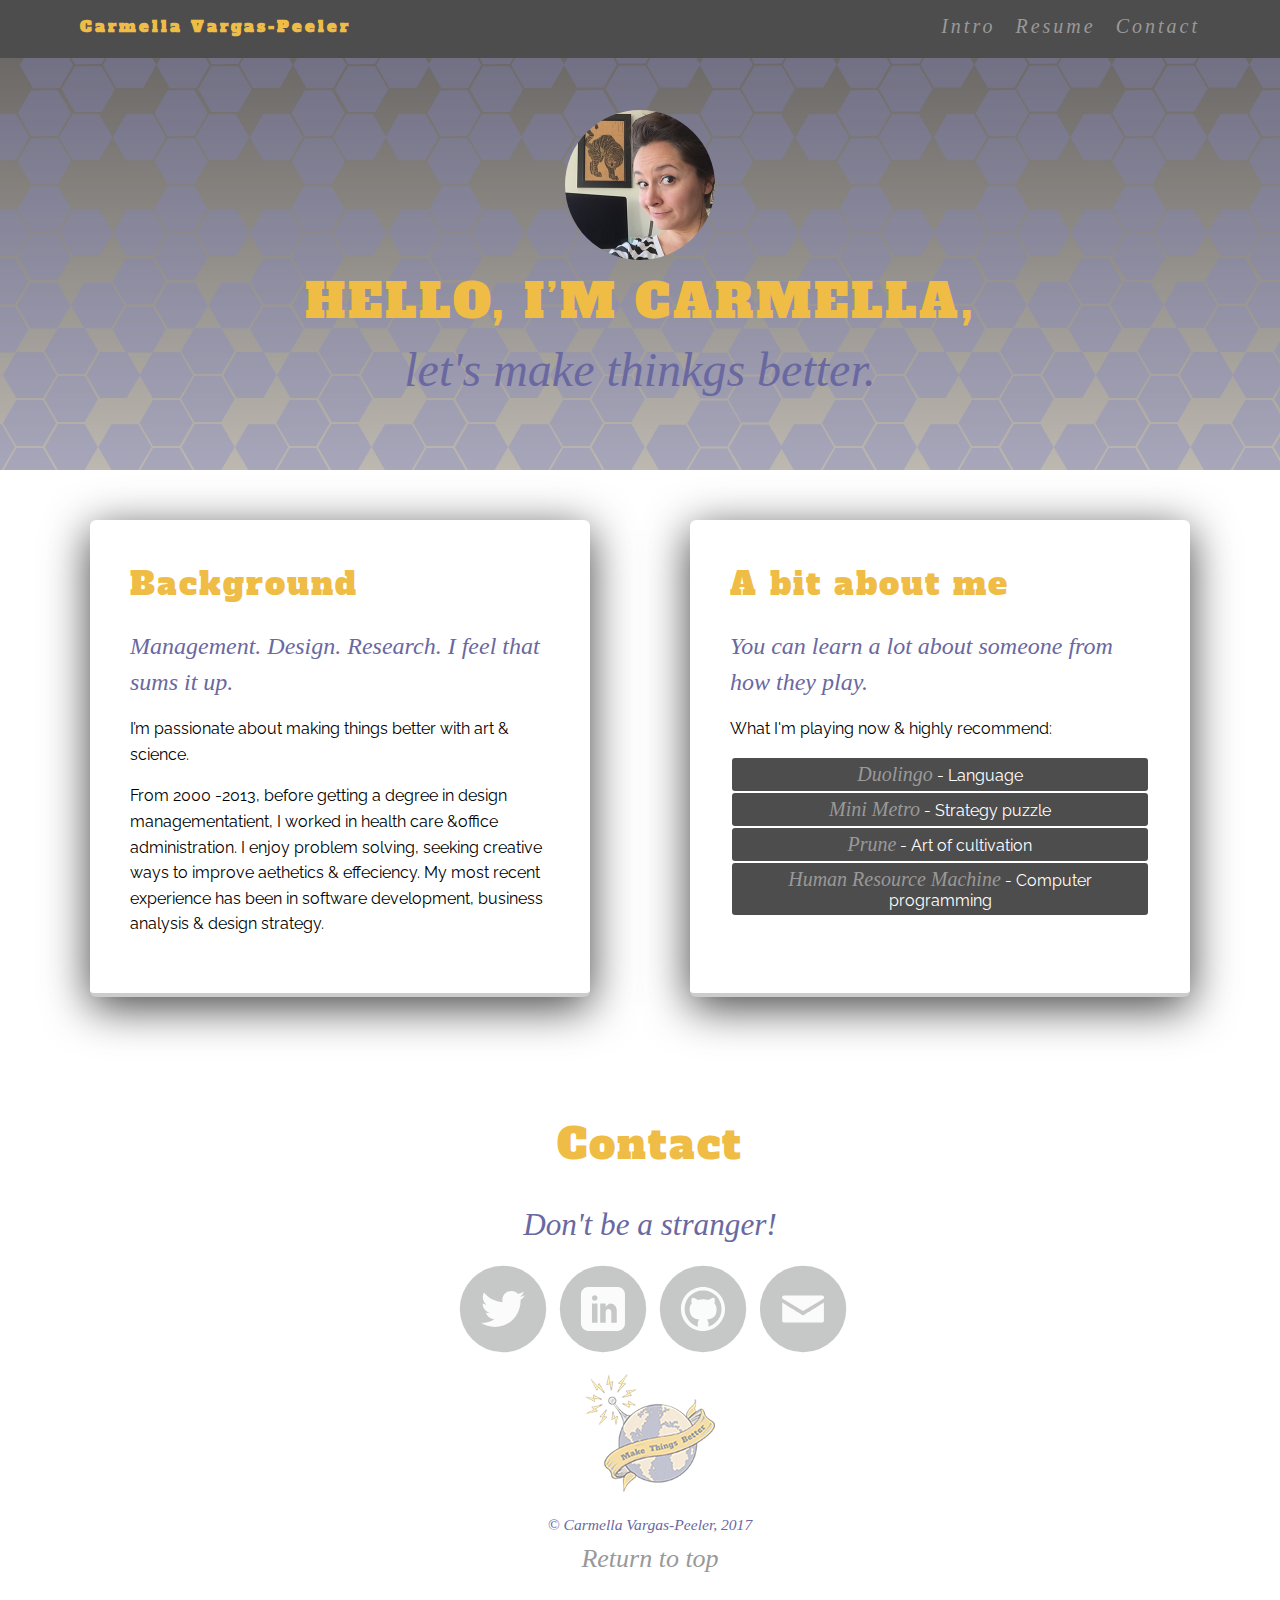
<file: index.html>
<!doctype html>
<html lang="en">
<head>
  <meta charset="utf-8">
  <link rel="icon" 
      type="image/png" 
      href="/img/favicon-01.png" />
  <title>CVP | Make things better</title>
  <meta name="viewport" content="width=device-width, initial-scale=1.0">
  <link rel="stylesheet" href="styles.css">
  <style>
@import url('https://fonts.googleapis.com/css?family=Alfa+Slab+One|Raleway:400, 500|Old+Standard+TT:400,400i');
      </style>
    </head>
 <body>

    <div class="main-nav">
        <ul class="nav">
          <li class="name">Carmella Vargas-Peeler</li>
          <li><a href="#">Intro</a></li>
          <li><a href="resume.html">Resume</a></li>
          <li><a href="#contact">Contact</a></li>
        </ul>
    </div>

    <header id="top">
      <img src="img/me.jpeg" alt="Picture of Carmella" class="profile-image">
      <h1 class="tag name">Hello, I’m Carmella,</h1>
      <p class="tag byline">let's make thinkgs better.</p>
    </header>
    <main class="flex">
      <div class="card">
        <h2>Background</h2>
        <h3>Management. Design. Research. I feel that sums it up.</h3>
        <p>I’m passionate about making things better with art &amp; science.</p>
          <p>From 2000 -2013, before getting a degree in design managementatient, I worked in health care &amp;office administration. I enjoy problem solving, seeking creative ways to improve aethetics &amp; effeciency. My most recent experience has been in software development, business analysis &amp; design strategy.</p>  
      </div> 
      <div class="card">
        <h2>A bit about me</h2>
        <h3>You can learn a lot about someone from how they play.</h3>
        <p>What I'm playing now &amp; highly recommend:</p> 
          <ul class="games">
            <li><a href="https://www.duolingo.com/">Duolingo</a> - Language</li>
           
            <li><a href="http://dinopoloclub.com/minimetro/">Mini Metro</a> - Strategy puzzle</li>
           
            <li><a href="http://www.prunegame.com/">Prune</a> - Art of cultivation</li>
          
            <li><a href="http://tomorrowcorporation.com/humanresourcemachine">Human Resource Machine</a> - Computer programming</li> 
        </ul>
      </div> 
    </main>
   <footer id="contact">
      <h2>Contact</h2> 
      <h3>Don't be a stranger!</h3>
           <ul>
        <li><a href="https://twitter.com/CvpDsn" class="social twitter">Twitter</a></li>
        <li><a href="https://www.linkedin.com/in/carmellavargaspeeler" class="social linkedin">LinkedIn</a></li>
        <li><a href="https://github.com/carmella718" class="social github">Github</a></li>
        <li><a href= "mailto:cvp.dsn.mgt@gmail.com" class="social email">Email</a></li>
      </ul>
           <img src="img/CVPlogo.png" alt="Make things better logo" class="logo">
        <h3 class="copyright">&copy; Carmella Vargas-Peeler, 2017</h3>
     <a href="#top">Return to top</a>
    </footer>
  </body>
  </html>
</file>
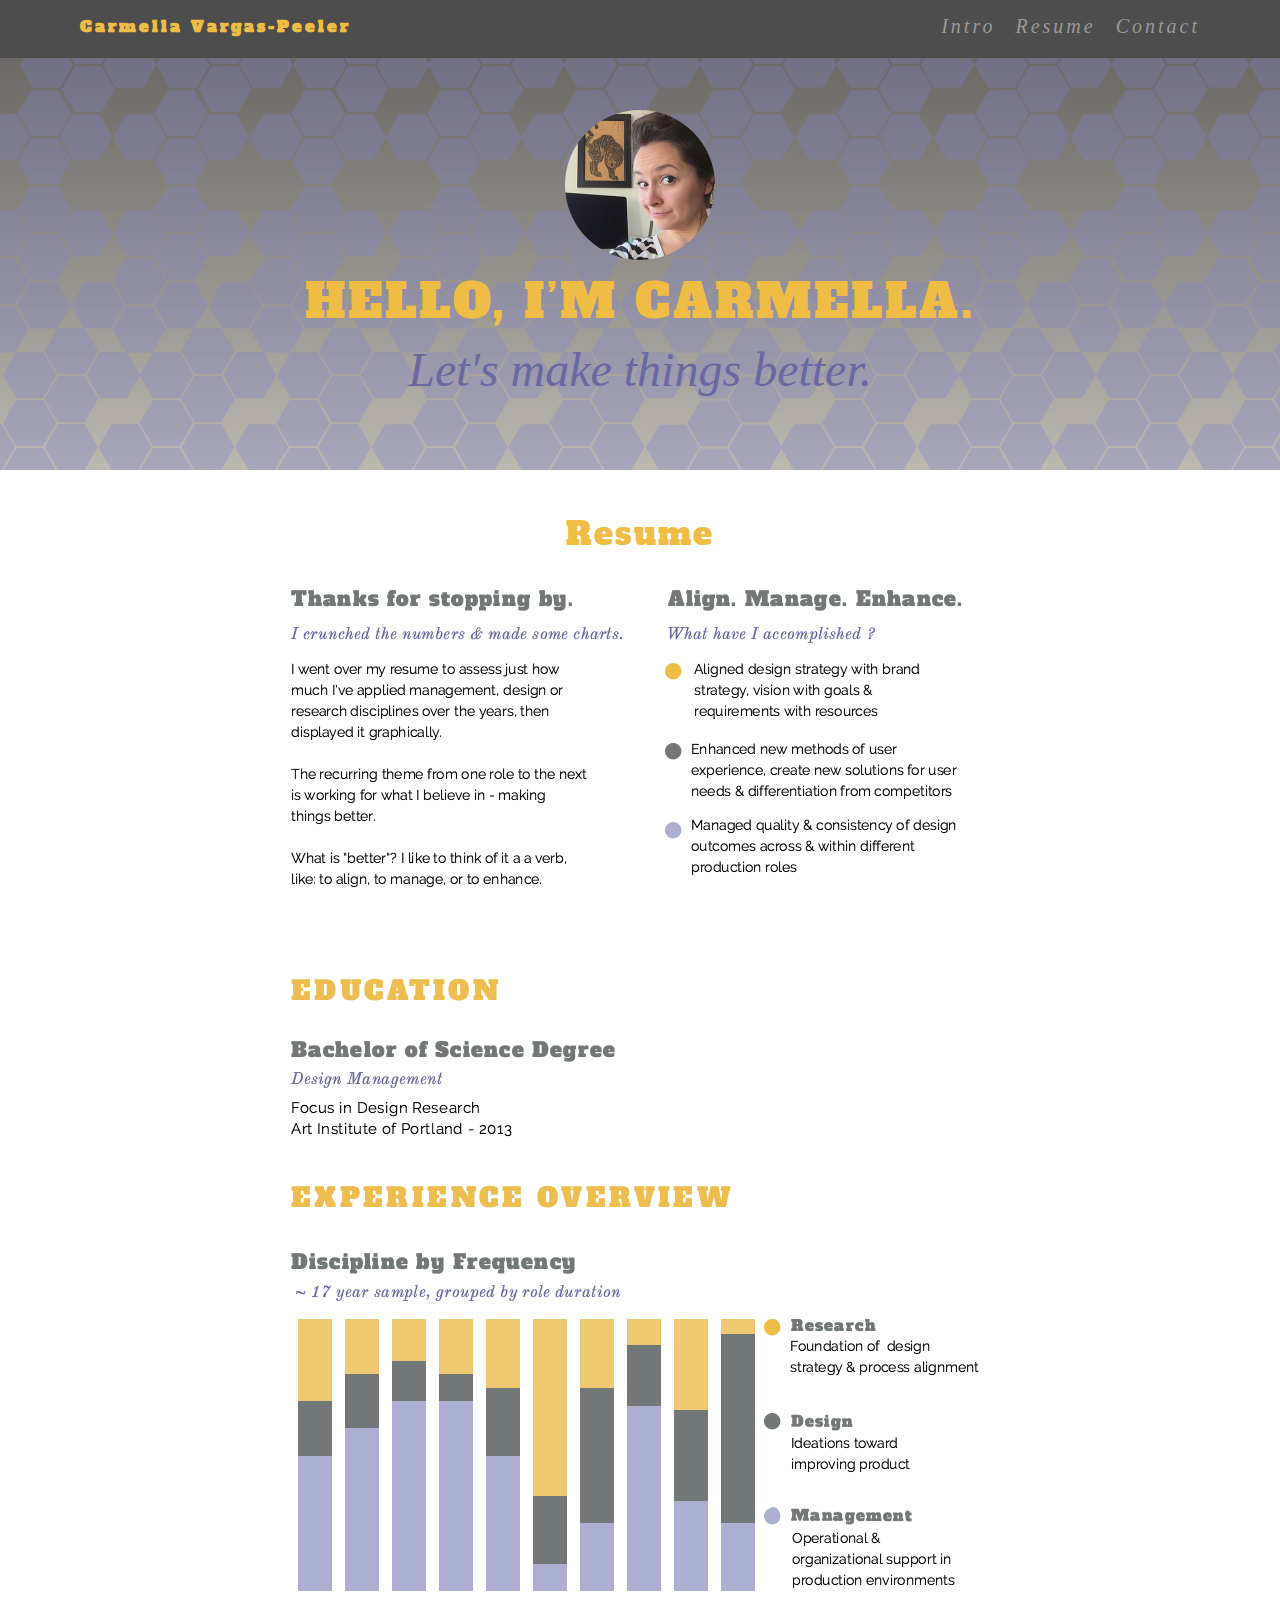
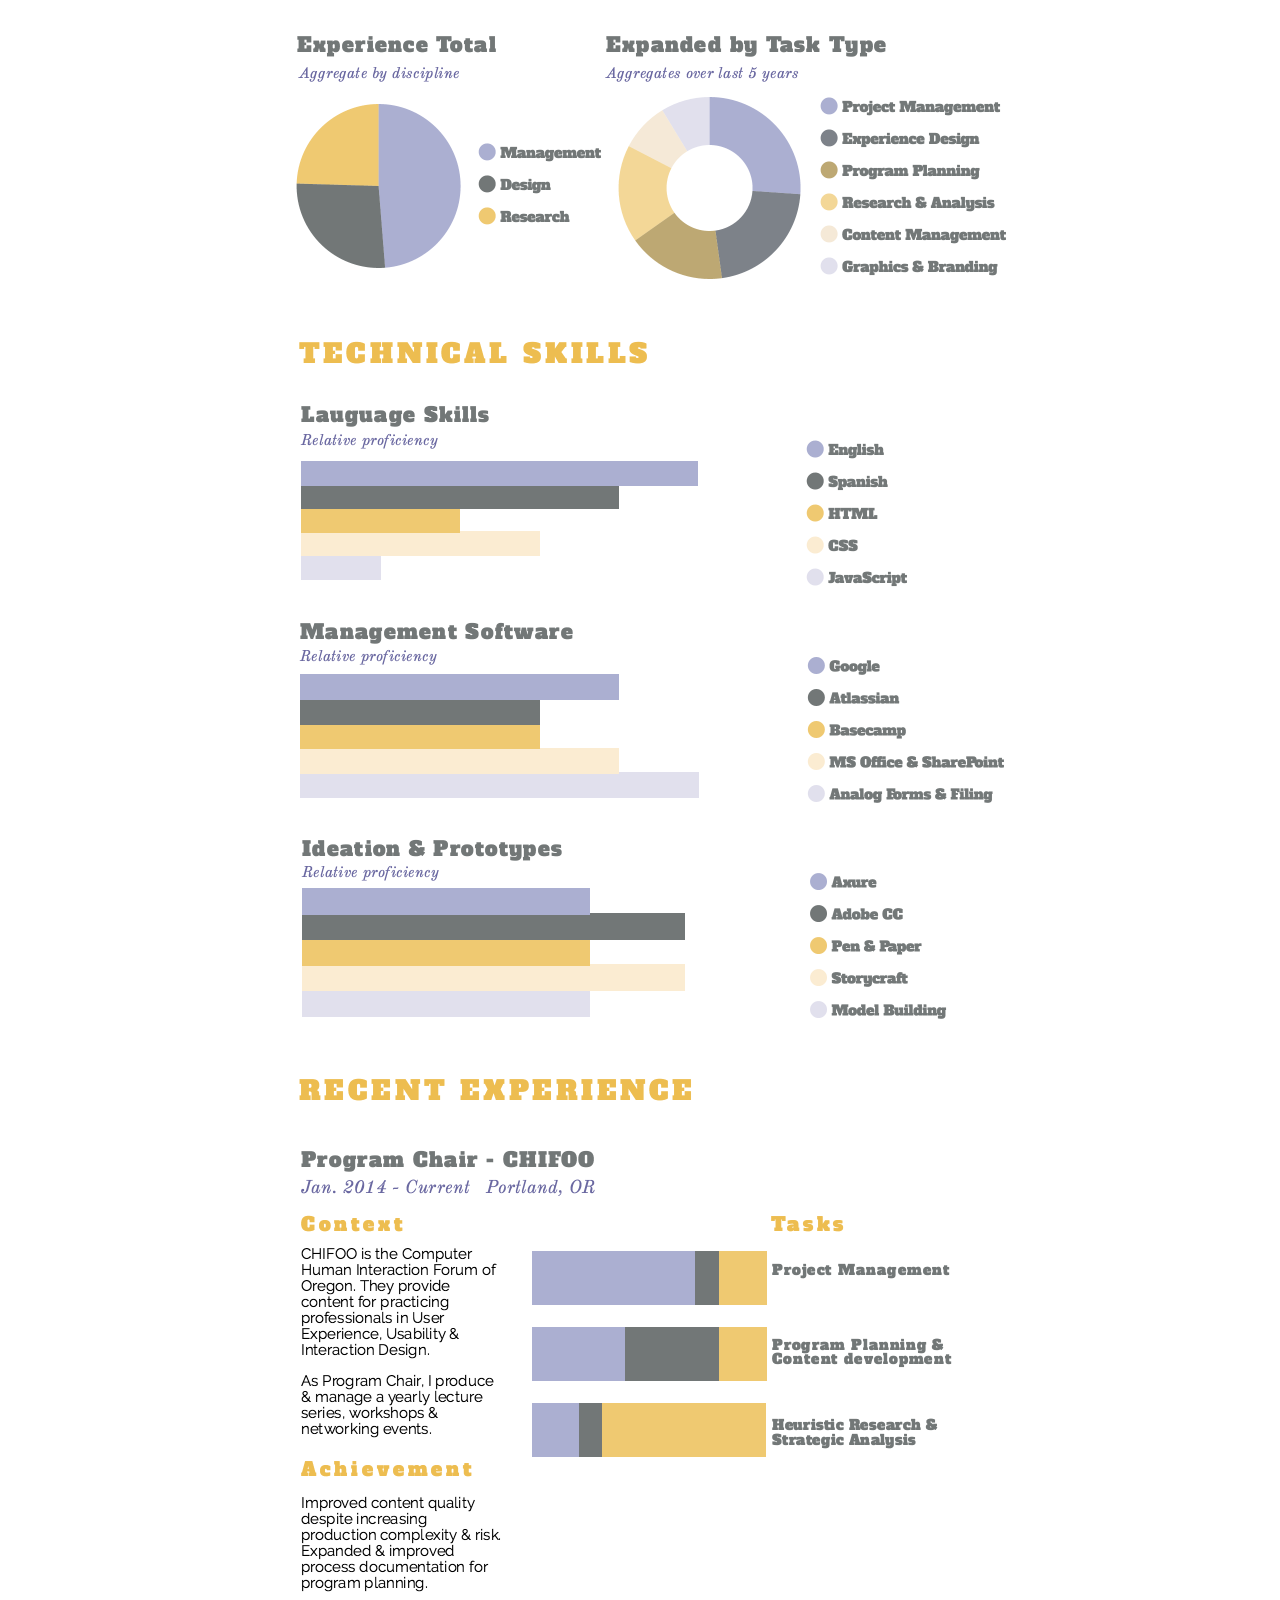
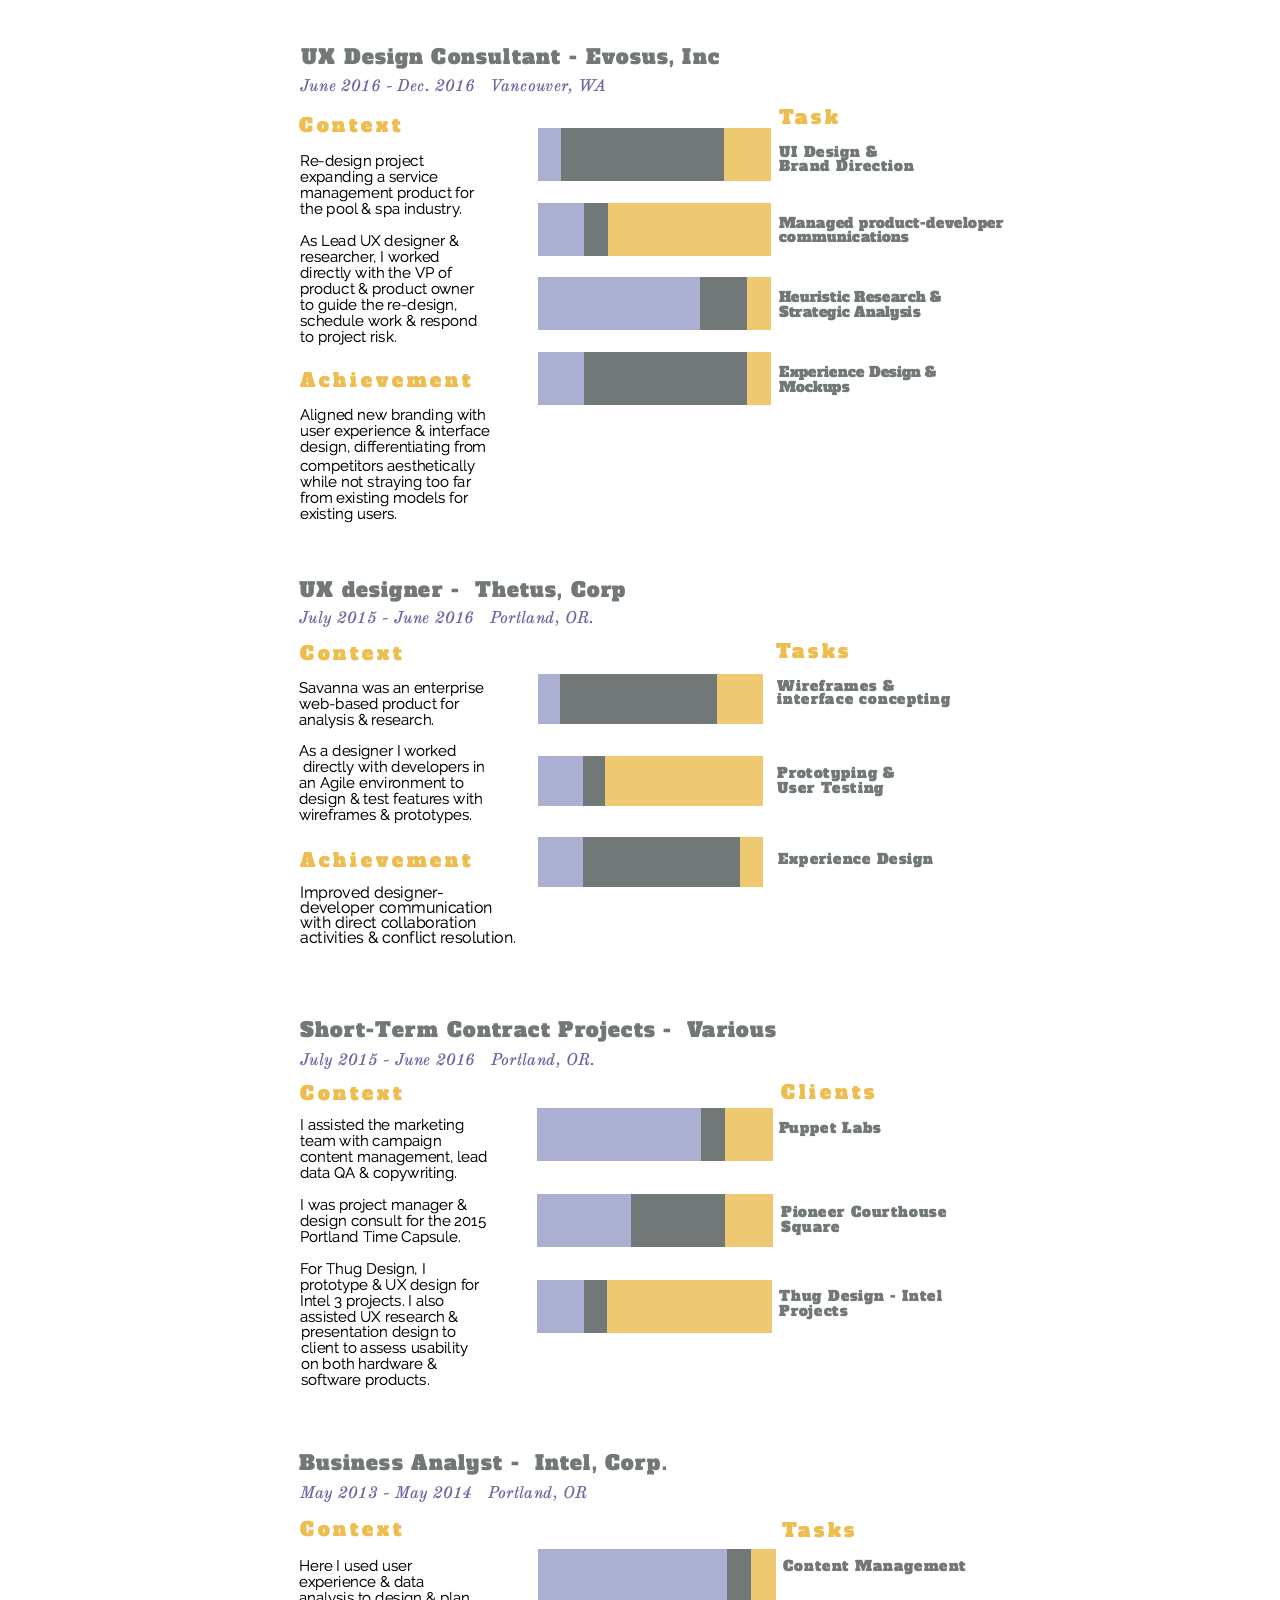
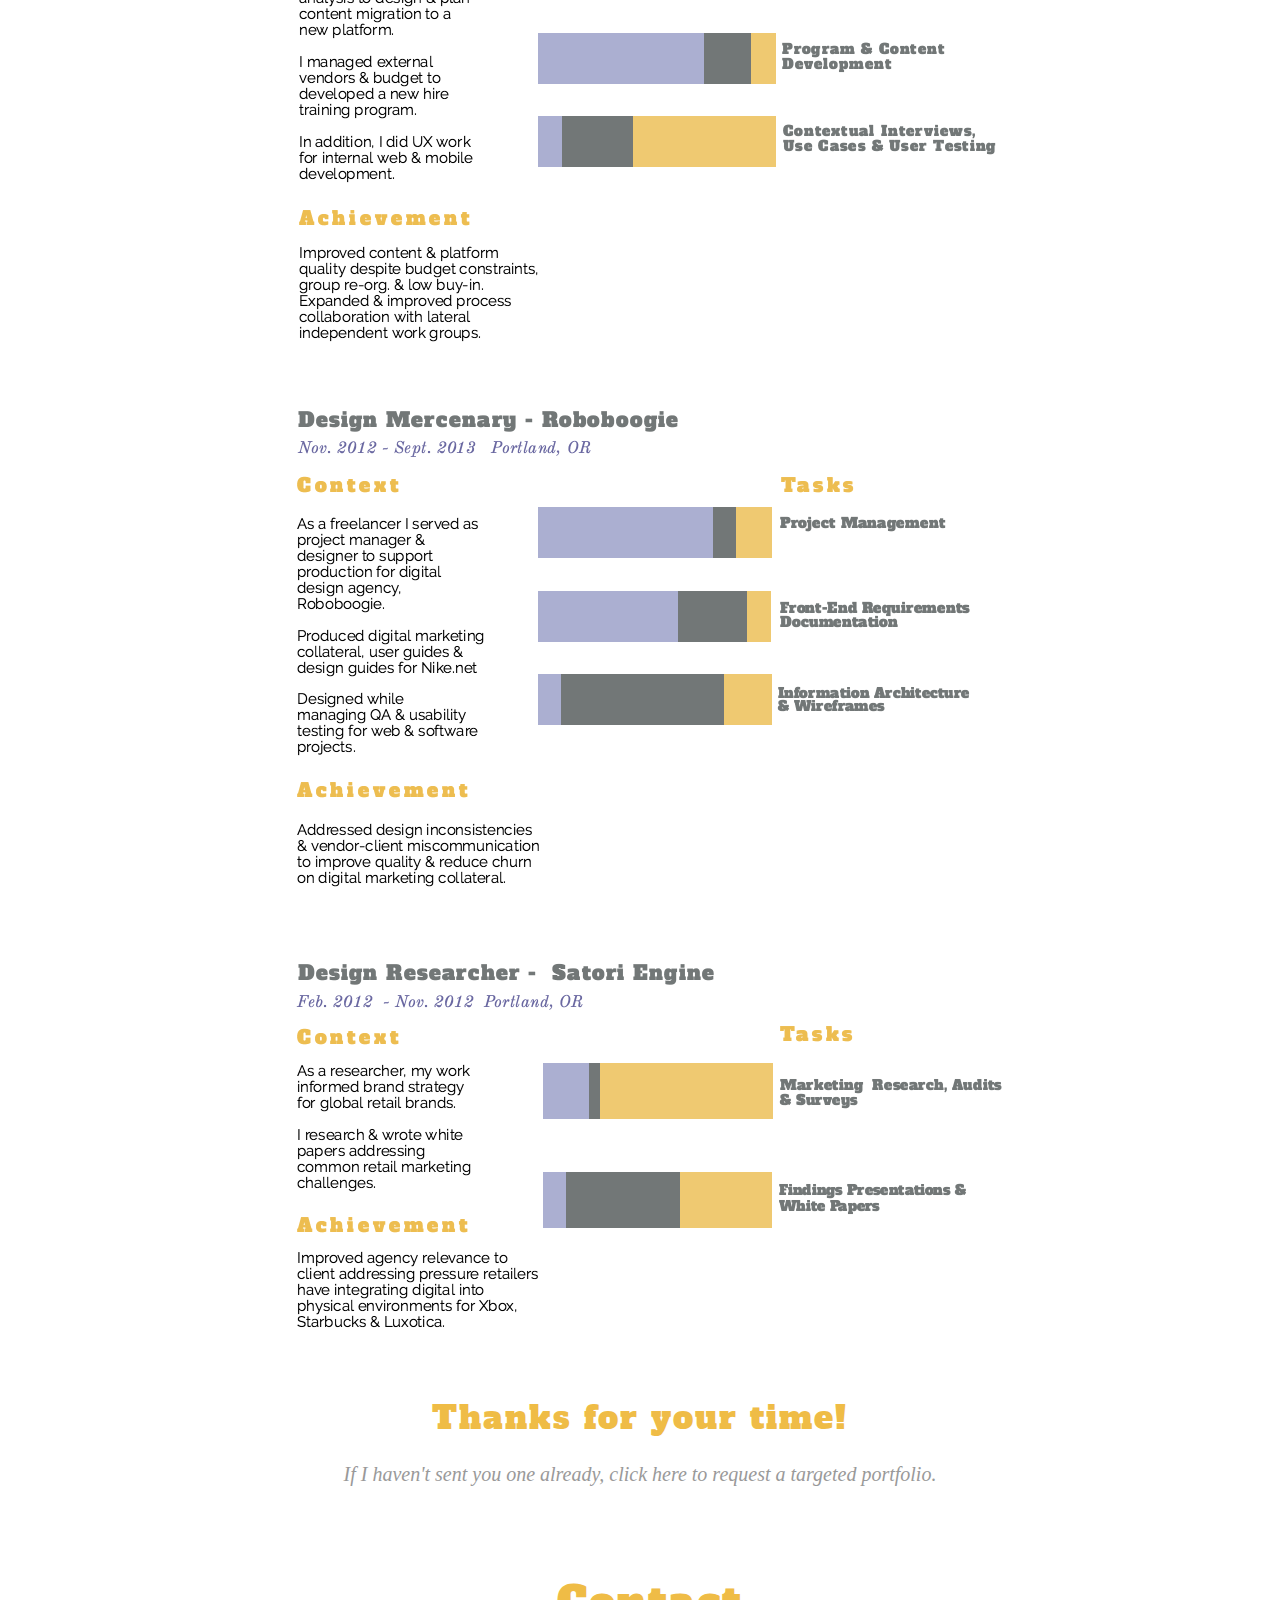
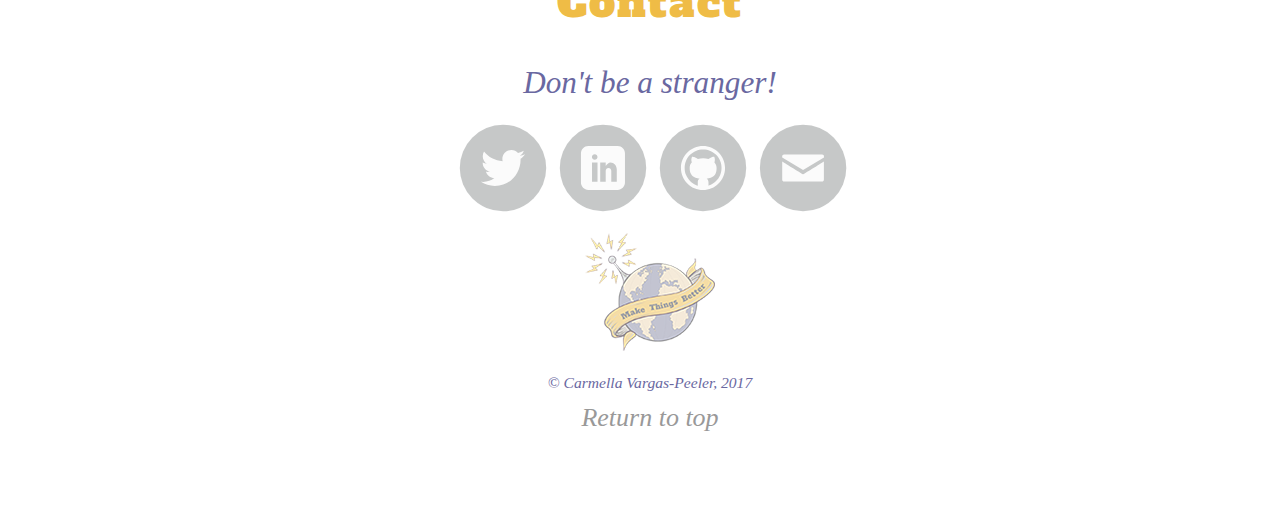
<file: resume.html>
<!doctype html>
<html lang="en">
<head>
  <meta charset="utf-8">
  <link rel="icon" 
      type="image/png" 
      href="/img/favicon-01.png" />
  <title>CVP | Make things better</title>
  <meta name="viewport" content="width=device-width, initial-scale=1.0">
  <link rel="stylesheet" href="styles.css">
  <style>
@import url('https://fonts.googleapis.com/css?family=Alfa+Slab+One|Raleway:400, 500|Old+Standard+TT:400,400i');
      </style>
    </head>
 <body>

    <div class="main-nav">
        <ul class="nav">
          <li class="name">Carmella Vargas-Peeler</li>
          <li><a href="index.html">Intro</a></li>
          <li><a href="#">Resume</a></li>
          <li><a href="#contact">Contact</a></li>
        </ul>
    </div>
    <header>
      <img src="img/me.jpeg" alt="Picture of Carmella" class="profile-image">
      <h1 class="tag name">Hello, I’m Carmella.</h1>
      <p class="tag byline">Let's make things better.</p>
    </header>
   <main>
    <h2>Resume</h2> 
    <div class="resume"><img src="img/page0.png" alt="infographic resume"></div>

    <h2>Thanks for your time!</h2> 
   <a href="mailto:cvp.dsn.mgt@gmail.com">If I haven't sent you one already, click here to request a targeted portfolio.</a>
     </main>
   <footer id="contact">
      <h2>Contact</h2> 
      <h3>Don't be a stranger!</h3>
      <ul>
        <li><a href="https://twitter.com/CvpDsn" class="social twitter" >Twitter</a></li>
        <li><a href="https://www.linkedin.com/in/carmellavargaspeeler" class="social linkedin">LinkedIn</a></li>
        <li><a href="https://github.com/carmella718" class="social github">Github</a></li>
        <li><a href= "mailto:cvp.dsn.mgt@gmail.com" class="social email">Email</a></li>
      </ul>
           <img src="img/CVPlogo.png" alt="Make things better logo" class="logo">
        <h3 class="copyright">&copy; Carmella Vargas-Peeler, 2017</h3>
      <a href="#top">Return to top</a>
    </footer>
  </body>
  </html>
</file>
<file: styles.css>
/* Global Layout Set-up */
* { 
  box-sizing: border-box;
}

body {
  margin: 0;
  padding: 0;
  text-align: center;
  font-family: 'Raleway', serif;
  color: black;
  background: white;
}
ul li {
  list-style: none;
}

h1 {  
  font-family: 'Alfa Slab One', cursive;
  font-size: 3rem; 
  color: rgb(239,188,70);
  text-transform: uppercase;
  font-weight: normal;
  line-height: 1.3;
  letter-spacing: 3px;
}

h2 {
  color: rgb(239,188,70);
  font-family: 'Alfa Slab One', cursive;
  font-size: 2em; 
  font-weight: normal;
  line-height: 1.1;
  letter-spacing: 2px;
}

h3 {
  font: italic 1.5em 'Old Standard TT', serif;
  color: rgb(106,104,161);
  line-height: 1.5;
  margin-bottom: .5em; 
}

h4 {
  color: #727777;
  font-family: 'Alfa Slab One', cursive;
  font-size: 1.5em; 
  font-weight: normal;
  line-height: 1.1;
  letter-spacing: 2px;
  margin-bottom: .5em;
}

h5 {
  font: italic 1.5em 'Old Standard TT', serif;
  color: rgb(106,104,161);
  line-height: 1;
  margin-bottom: .5em; 
}

/* Link Styles */

a {
  font: italic 1.25em 'Old Standard TT', serif;
  text-decoration: none;
  color: #999;
}
a:hover {
  color: rgb(239,188,70);
}

a:active {
  color: rgb(237,216,181);
}

/* Section Styles */

.main-nav {
  width: 100%;
  background: rgb(77,77,77);
  min-height: 30px;
  padding: 10px;
  position: fixed;
  text-align: center;
}

.nav {
  display: flex;
  justify-content: space-around;
  font-family: 'Alfa Slab One', cursive;
  font-weight: 700;
  list-style-type: none;
  letter-spacing: 3px;
  margin: 0 auto;
  padding: 0;
}

.nav .name {
    display: block;
    margin-right: auto;
    color: rgb(239,188,70);;
}

.nav li {
  padding: 5px 10px 10px 10px;
}

.nav a {
  transition: all .5s;
}

.nav a:hover {
  color: rgb(239,188,70);
}

header {
  text-align: center;
  background: url('img/header.png')no-repeat center center;
  background-size: 100% auto;
  padding-top: 60px;
}

header {
  line-height: 1.5;
}

.profile-image {
  display: block;
  margin: auto;
  width: 40%;
  margin-top: 50px;
  width: 150px;
  height: 150px;
  border-radius: 50%;
  transition: all .5s;
}
.profile-image:hover {
  transform: scale(1.2) rotate(5deg);
}

/*  INTRO */

.tag {
  color: rgb(239,188,70);
  margin: 10px auto;
} 

.byline {
  color: rgb(106,104,161);
  font: italic 3em 'Old Standard TT', serif;
  text-align: center;  
}

ul.games {
  padding: 0;
  text-align: center;

}

.games li {
  border-radius: 3px;
  display: block;
  background: rgb(77,77,77);
  color: white;
  padding: 5px 10px;
  margin: 2px;
}

/* nah. but i want to keep it in pocket
.games li:nth-child(odd) {
  background: rgb(77,77,77);
}
*/

.card {
  margin: 30px;
  padding: 20px 40px 40px;
  max-width: 500px;
  text-align: left;
  background: #fff;
  border-bottom: 4px solid #ccc;
  border-radius: 6px;
  transition: all .5s;
  -webkit-box-shadow: 0px 10px 45px 0px rgba(0,0,0,0.75);
  -moz-box-shadow: 0px 10px 45px 0px rgba(0,0,0,0.75);
  box-shadow: 0px 10px 45px 0px rgba(0,0,0,0.75);
}

.card:hover {
  border-color: rgb(239,188,70);
}


/*  PORTFOLIO-keep in pocket */

/*
#wrapper {
  max-width: 940px;
  margin: 0 auto;
  padding: 0 5%;
}

#gallery {
  margin: 0;
  padding: 0;
  list-style: none;
  text-align: left; 
}

#gallery li {
  float: left;
  width: 45%;
  margin: 2.5%;
  background-color: #f5f5f5;
  color: black;
}

#gallery li h2 {
   margin: 0;
  padding: 5%;
}

#gallery li h3 {
  margin: 0;
  padding: 5%;
}

#gallery li p {
  margin: 0;
  padding: 5%;
}

#gallery img {
  padding: 10px;
  align-content: center;
}
*/

/*  RESUME */

.resume{
    margin: auto;
    width: 70%;
    min-height: 500px;
    max-width: 750px;
}

.resume img{
    width: 100%;
    float:none; 
}


/*  FOOTER */

footer {
  width: 100%;
  min-height: 30px;
  padding: 20px 0 40px 20px;
  text-align: center;
}

footer .copyright {
  top: -8px;
  font-size: .75em;
  text-align: center;
}

footer ul {
  list-style-type: none;
  margin: 0;
  padding: 0;
}

footer ul li {
  display: inline-block;
}



.logo {
  opacity: 0.5;
  margin-top: 20px;
}

a.social {
  display: inline-block;
  text-indent: -9999px;
  margin-left: 5px;
  width: 90px;
  height: 90px;
  padding: 30px;
  background-size: 90px 90px;
  opacity: .4;
  transition: all .5s;
}
a.twitter {
  background-image: url(img/twitter.svg);
}
a.linkedin {
  background-image: url(img/linkedin.svg);
}
a.github {
  background-image: url(img/github.svg);
}
a.email {
  background-image: url(img/email.svg);
}
a.social:hover {
  opacity: 1;
}

.clearfix {
  clear: both;
}

/* Styles for larger screens */
@media screen and (min-width: 720px) {

  
 .flex {
      display: -ms-flexbox;      
      display: flex; 
      max-width: 1200px;
      -ms-flex-pack: distribute;
      justify-content: space-around;
      margin: 0 auto;
  }


  header {
    min-height: 470px;
  }

  .nav {
    max-width: 1200px;
    padding: 0 30px;
  }


  main {
    padding-top: 20px;
  }

  main p {
    line-height: 1.6em;
  }

  footer {
    font-size: 1.3em;
    max-width: 1200px;
    margin: 40px auto;
  }
}
</file>
